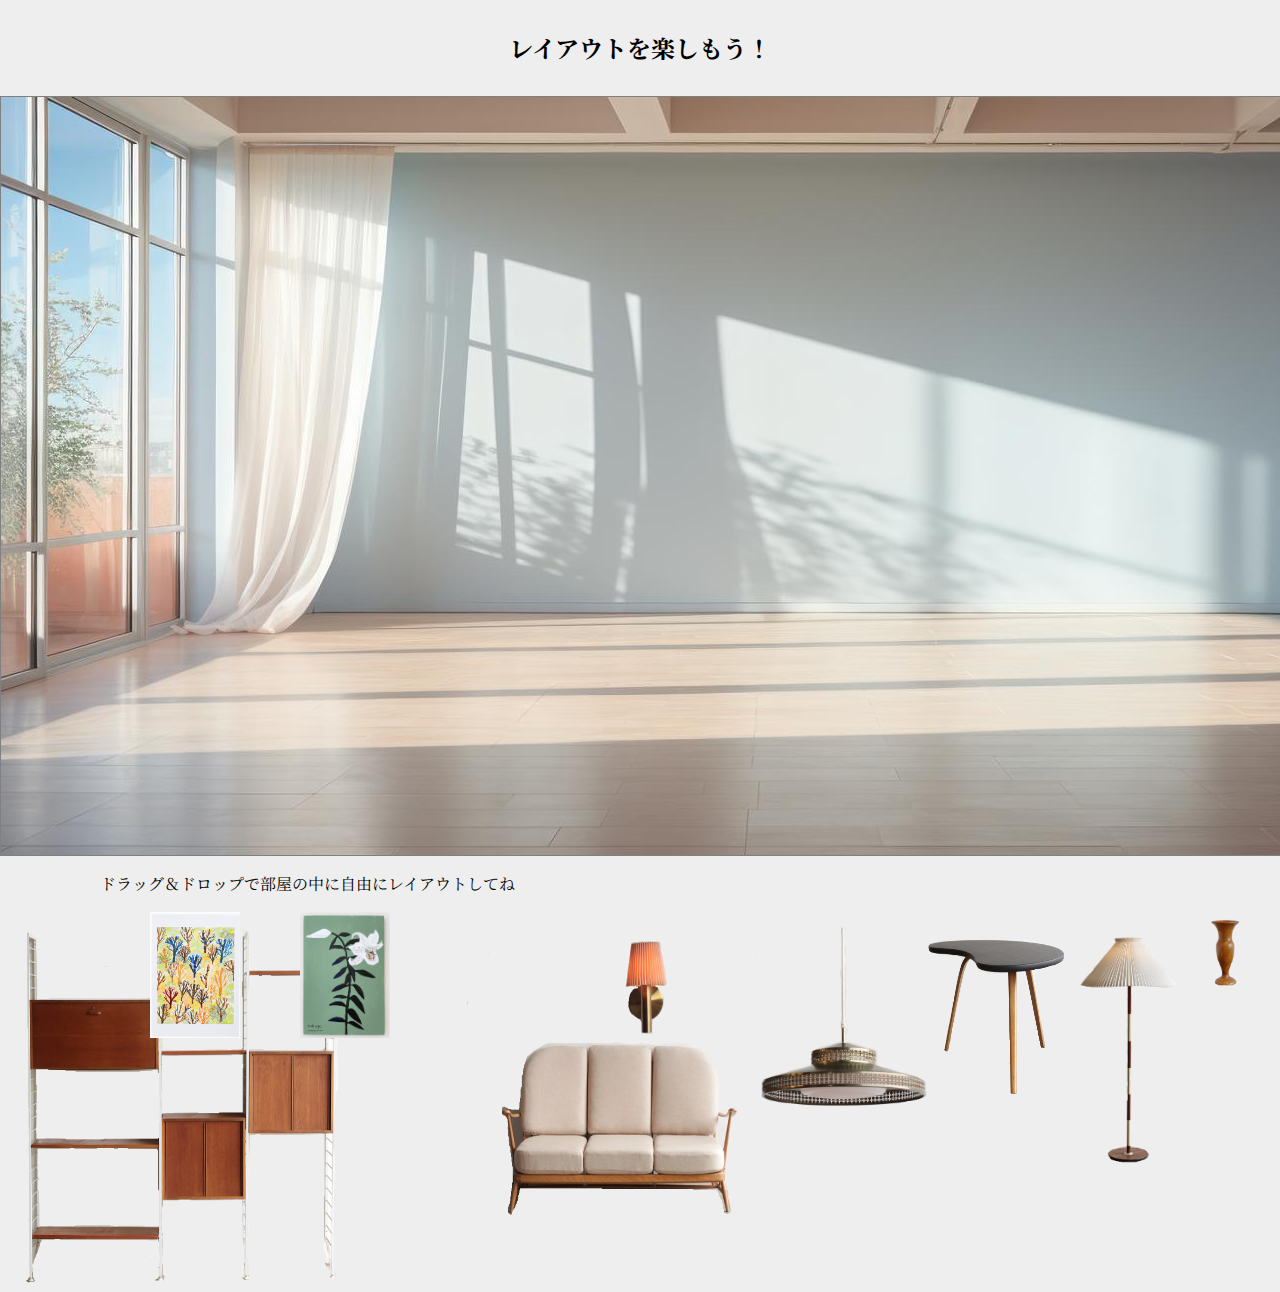
<file: index.html>
<!DOCTYPE html>
<html lang="ja">
    <head>
        <meta charset="UTF-8" />
        <meta http-equiv="X-UA-Compatible" content="IE=edge" />
        <title>Interior Cordinate</title>
        <!-- google fonts -->
        <link rel="preconnect" href="https://fonts.googleapis.com" />
        <link rel="preconnect" href="https://fonts.gstatic.com" crossorigin />
        <link
            href="https://fonts.googleapis.com/css2?family=Noto+Serif+JP:wght@400;700&display=swap"
            rel="stylesheet"
        />
        <link rel="stylesheet" href="./assets/css/sanitize.css" />
        <link rel="stylesheet" href="./assets/css/style.css" />
        <!-- favicon -->
        <link
            rel="apple-touch-icon"
            sizes="180x180"
            href="./assets/favicon/apple-touch-icon.png"
        />
        <link
            rel="icon"
            type="image/png"
            sizes="32x32"
            href="./assets/favicon/favicon-32x32.png"
        />
        <link
            rel="icon"
            type="image/png"
            sizes="16x16"
            href="./assets/favicon/favicon-16x16.png"
        />
        <link rel="manifest" href="./assets/favicon/site.webmanifest" />
        <link
            rel="mask-icon"
            href="./assets/favicon/safari-pinned-tab.svg"
            color="#5bbad5"
        />
        <meta name="msapplication-TileColor" content="#da532c" />
        <meta name="theme-color" content="#ffffff" />
    </head>
    <body>
        <header class="interior">
            <h2>レイアウトを楽しもう！</h2>
        </header>
        <!-- 部屋の画像 -->
        <main>
            <div id="roomRegion">
                <canvas id="roomPlate"></canvas>
            </div>
            <div class="stockRegion">
                <p>ドラッグ＆ドロップで部屋の中に自由にレイアウトしてね</p>
                <img
                    src="assets/images/cabinet.png"
                    width="350"
                    height="380"
                    id="cabinet"
                    class="items"
                />
                <img
                    src="assets/images/picture.png"
                    width="90"
                    height="126"
                    id="picture"
                    class="items"
                />
                <img
                    src="assets/images/picture2.png"
                    width="90"
                    height="126"
                    id="picture2"
                    class="items"
                />
                <img
                    src="assets/images/sofa.png"
                    width="350"
                    height="350"
                    id="sofa"
                    class="items"
                />
                <img
                    src="assets/images/walllamp.png"
                    width="100"
                    height="150"
                    id="walllamp"
                    class="items"
                />
                <img
                    src="assets/images/pendantlamp.png"
                    width="200"
                    height="200"
                    id="pendantlamp"
                    class="items"
                />
                <img
                    src="assets/images/table.png"
                    width="200"
                    height="200"
                    id="table"
                    class="items"
                />
                <img
                    src="assets/images/floorlamp.png"
                    width="150"
                    height="280"
                    id="floorlamp"
                    class="items"
                />
                <img
                    src="assets/images/vase.png"
                    width="50"
                    height="80"
                    id="vase"
                    class="items"
                />
                <img
                    src="assets/images/mobile.png"
                    width="250"
                    id="mobile"
                    class="items"
                />

                <img
                    src="assets/images/fregrance.png"
                    width="45"
                    height="65"
                    id="fregrance"
                    class="items"
                />
                <img
                    src="assets/images/books.png"
                    width="75"
                    height="75"
                    id="books"
                    class="items"
                />
                <img
                    src="assets/images/boxes.png"
                    width="60"
                    height="80"
                    id="boxes"
                    class="items"
                />
                <img
                    src="assets/images/cushion.png"
                    width="180"
                    height="150"
                    id="cushion"
                    class="items"
                />
                <img
                    src="assets/images/dog.png"
                    width="180"
                    height="100"
                    id="dog"
                    class="items"
                />
            </div>
        </main>
        <script src="./assets/js/app.js"></script>
    </body>
</html>
</file>
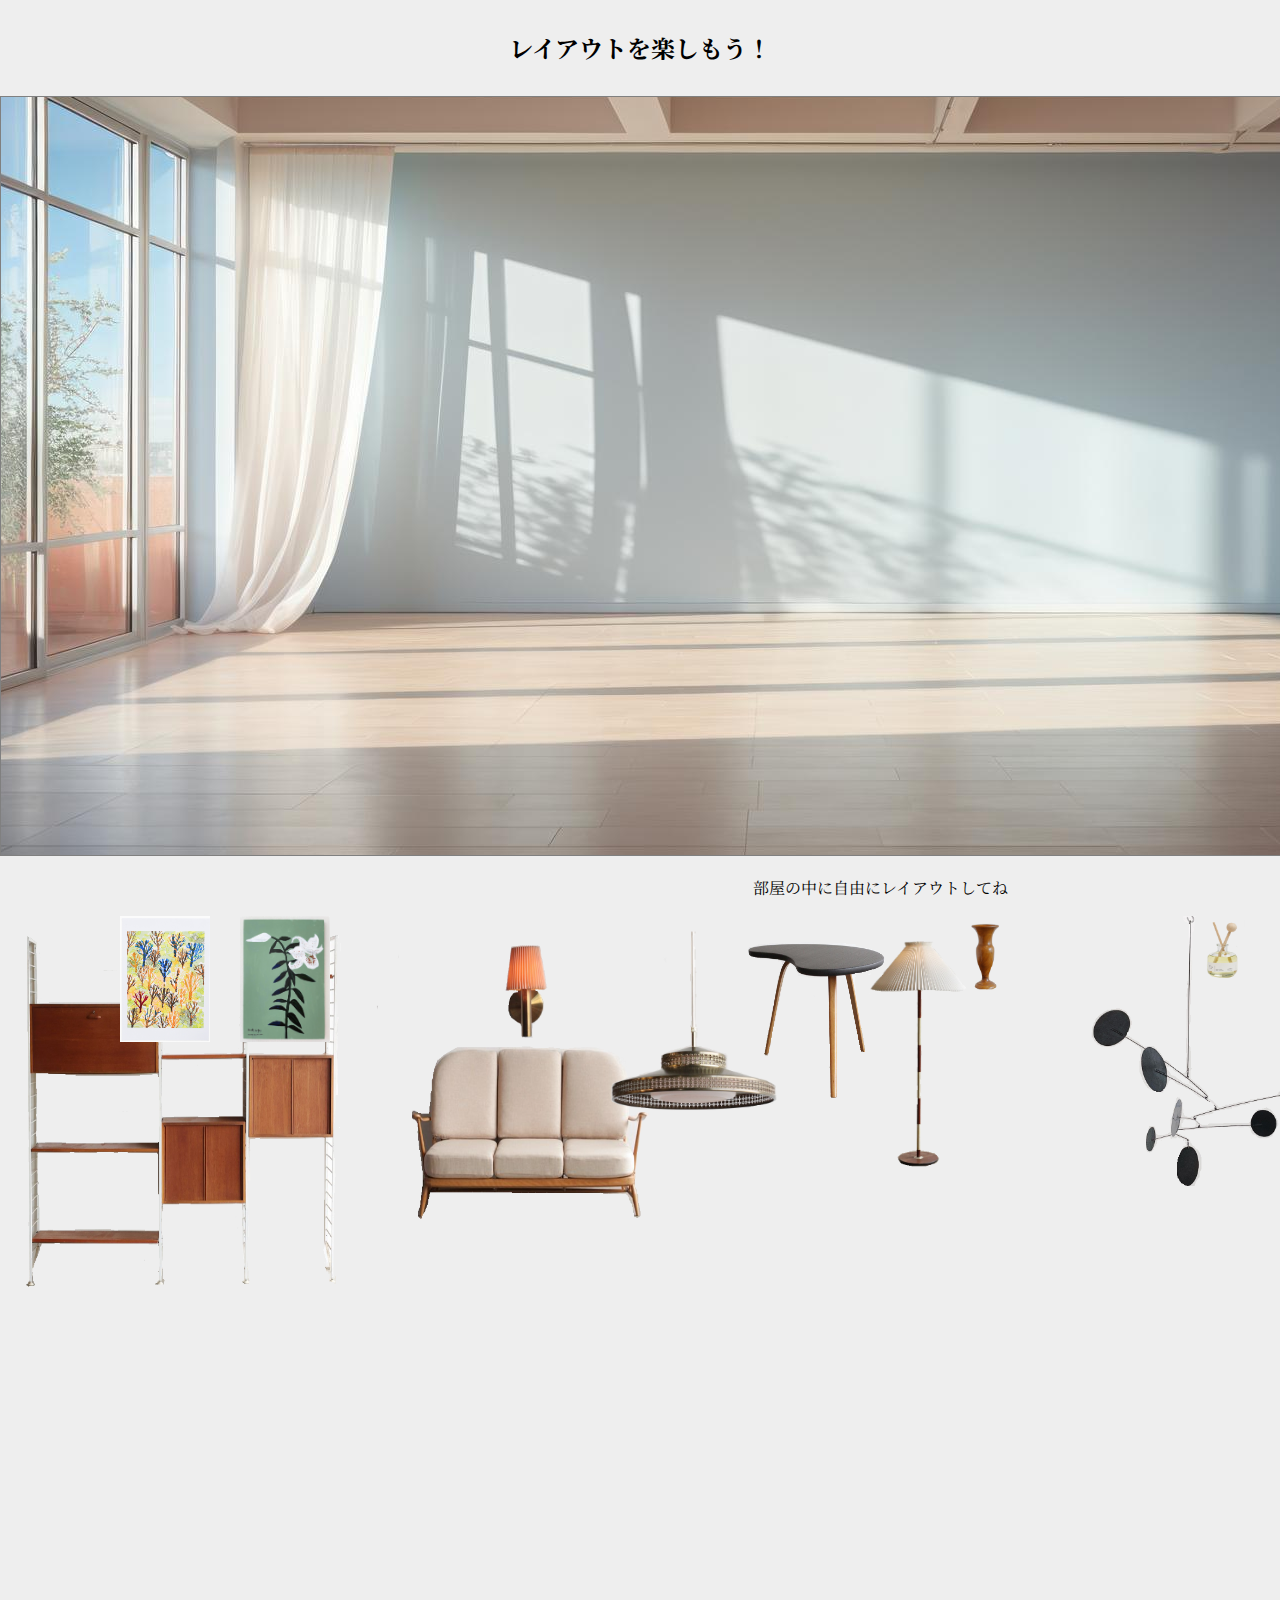
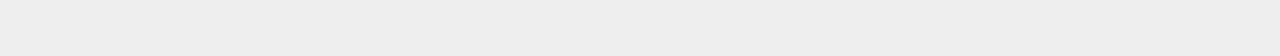
<file: public_html/index.html>
<!DOCTYPE html>
<html lang="ja">
    <head>
        <meta charset="UTF-8" />
        <meta http-equiv="X-UA-Compatible" content="IE=edge" />
        <title>Interior Cordinate</title>
        <!-- google fonts -->
        <link rel="preconnect" href="https://fonts.googleapis.com" />
        <link rel="preconnect" href="https://fonts.gstatic.com" crossorigin />
        <link
            href="https://fonts.googleapis.com/css2?family=Noto+Serif+JP:wght@400;700&display=swap"
            rel="stylesheet"
            />
        <link rel="stylesheet" href="./assets/css/sanitize.css" />
        <link rel="stylesheet" href="./assets/css/style.css" />
    </head>
    <body>
        <header class="interior">
            <h2>レイアウトを楽しもう！</h2>
        </header>
        <!-- 部屋の画像 -->
        <main>
            <div id="roomRegion">
                <canvas id="roomPlate"></canvas>
            </div>
            <div class="stockRegion">
                <p>部屋の中に自由にレイアウトしてね</p>
                <img
                    src="assets/images/cabinet.png"
                    width="350"
                    height="380"
                    id="cabinet"
                    class="items"
                    />
                <img
                    src="assets/images/picture.png"
                    width="90"
                    height="126"
                    id="picture"
                    class="items"
                    />
                <img
                    src="assets/images/picture2.png"
                    width="90"
                    height="126"
                    id="picture2"
                    class="items"
                    />
                <img
                    src="assets/images/sofa.png"
                    width="350"
                    height="350"
                    id="sofa"
                    class="items"
                    />
                <img
                    src="assets/images/walllamp.png"
                    width="100"
                    height="150"
                    id="walllamp"
                    class="items"
                    />
                <img
                    src="assets/images/pendantlamp.png"
                    width="200"
                    height="200"
                    id="pendantlamp"
                    class="items"
                    />
                <img
                    src="assets/images/table.png"
                    width="200"
                    height="200"
                    id="table"
                    class="items"
                    />
                <img
                    src="assets/images/floorlamp.png"
                    width="150"
                    height="280"
                    id="floorlamp"
                    class="items"
                    />
                <img
                    src="assets/images/vase.png"
                    width="50"
                    height="80"
                    id="vase"
                    class="items"
                    />
                <img
                    src="assets/images/mobile.png"
                    width="250"
                    id="mobile"
                    class="items"
                    />

                <img
                    src="assets/images/fregrance.png"
                    width="45"
                    height="65"
                    id="fregrance"
                    class="items"
                    />
                <img
                    src="assets/images/books.png"
                    width="75"
                    height="75"
                    id="books"
                    class="items"
                    />
                <img
                    src="assets/images/boxes.png"
                    width="60"
                    height="80"
                    id="boxes"
                    class="items"
                    />
                <img
                    src="assets/images/cushion.png"
                    width="180"
                    height="150"
                    id="cushion"
                    class="items"
                    />
                <img
                    src="assets/images/dog.png"
                    width="180"
                    height="100"
                    id="dog"
                    class="items"
                    />
            </div>
        </main>
        <script src="./assets/js/app.js"></script>
    </body>
</html>
</file>
<file: assets/css/sanitize.css>
/* Document
 * ========================================================================== */

/**
 * Add border box sizing in all browsers (opinionated).
 */

*,
::before,
::after {
  box-sizing: border-box;
}

/**
 * 1. Add text decoration inheritance in all browsers (opinionated).
 * 2. Add vertical alignment inheritance in all browsers (opinionated).
 */

::before,
::after {
  text-decoration: inherit; /* 1 */
  vertical-align: inherit; /* 2 */
}

/**
 * 1. Use the default cursor in all browsers (opinionated).
 * 2. Change the line height in all browsers (opinionated).
 * 3. Use a 4-space tab width in all browsers (opinionated).
 * 4. Remove the grey highlight on links in iOS (opinionated).
 * 5. Prevent adjustments of font size after orientation changes in
 *    IE on Windows Phone and in iOS.
 * 6. Breaks words to prevent overflow in all browsers (opinionated).
 */

html {
  cursor: default; /* 1 */
  line-height: 1.5; /* 2 */
  -moz-tab-size: 4; /* 3 */
  tab-size: 4; /* 3 */
  -webkit-tap-highlight-color: transparent /* 4 */;
  -ms-text-size-adjust: 100%; /* 5 */
  -webkit-text-size-adjust: 100%; /* 5 */
  word-break: break-word; /* 6 */
}

/* Sections
 * ========================================================================== */

/**
 * Remove the margin in all browsers (opinionated).
 */

body {
  margin: 0;
}

/**
 * Correct the font size and margin on `h1` elements within `section` and
 * `article` contexts in Chrome, Edge, Firefox, and Safari.
 */

h1 {
  font-size: 2em;
  margin: 0.67em 0;
}

/* Grouping content
 * ========================================================================== */

/**
 * Remove the margin on nested lists in Chrome, Edge, IE, and Safari.
 */

dl dl,
dl ol,
dl ul,
ol dl,
ul dl {
  margin: 0;
}

/**
 * Remove the margin on nested lists in Edge 18- and IE.
 */

ol ol,
ol ul,
ul ol,
ul ul {
  margin: 0;
}

/**
 * 1. Add the correct sizing in Firefox.
 * 2. Show the overflow in Edge 18- and IE.
 */

hr {
  height: 0; /* 1 */
  overflow: visible; /* 2 */
}

/**
 * Add the correct display in IE.
 */

main {
  display: block;
}

/**
 * Remove the list style on navigation lists in all browsers (opinionated).
 */

nav ol,
nav ul {
  list-style: none;
  padding: 0;
}

/**
 * 1. Correct the inheritance and scaling of font size in all browsers.
 * 2. Correct the odd `em` font sizing in all browsers.
 */

pre {
  font-family: monospace, monospace; /* 1 */
  font-size: 1em; /* 2 */
}

/* Text-level semantics
 * ========================================================================== */

/**
 * Remove the gray background on active links in IE 10.
 */

a {
  background-color: transparent;
}

/**
 * Add the correct text decoration in Edge 18-, IE, and Safari.
 */

abbr[title] {
  text-decoration: underline;
  text-decoration: underline dotted;
}

/**
 * Add the correct font weight in Chrome, Edge, and Safari.
 */

b,
strong {
  font-weight: bolder;
}

/**
 * 1. Correct the inheritance and scaling of font size in all browsers.
 * 2. Correct the odd `em` font sizing in all browsers.
 */

code,
kbd,
samp {
  font-family: monospace, monospace; /* 1 */
  font-size: 1em; /* 2 */
}

/**
 * Add the correct font size in all browsers.
 */

small {
  font-size: 80%;
}

/* Embedded content
 * ========================================================================== */

/*
 * Change the alignment on media elements in all browsers (opinionated).
 */

audio,
canvas,
iframe,
img,
svg,
video {
  vertical-align: middle;
}

/**
 * Add the correct display in IE 9-.
 */

audio,
video {
  display: inline-block;
}

/**
 * Add the correct display in iOS 4-7.
 */

audio:not([controls]) {
  display: none;
  height: 0;
}

/**
 * Remove the border on iframes in all browsers (opinionated).
 */

iframe {
  border-style: none;
}

/**
 * Remove the border on images within links in IE 10-.
 */

img {
  border-style: none;
}

/**
 * Change the fill color to match the text color in all browsers (opinionated).
 */

svg:not([fill]) {
  fill: currentColor;
}

/**
 * Hide the overflow in IE.
 */

svg:not(:root) {
  overflow: hidden;
}

/* Tabular data
 * ========================================================================== */

/**
 * Collapse border spacing in all browsers (opinionated).
 */

table {
  border-collapse: collapse;
}

/* Forms
 * ========================================================================== */

/**
 * Remove the margin on controls in Safari.
 */

button,
input,
select {
  margin: 0;
}

/**
 * 1. Show the overflow in IE.
 * 2. Remove the inheritance of text transform in Edge 18-, Firefox, and IE.
 */

button {
  overflow: visible; /* 1 */
  text-transform: none; /* 2 */
}

/**
 * Correct the inability to style buttons in iOS and Safari.
 */

button,
[type="button"],
[type="reset"],
[type="submit"] {
  -webkit-appearance: button;
}

/**
 * 1. Change the inconsistent appearance in all browsers (opinionated).
 * 2. Correct the padding in Firefox.
 */

fieldset {
  border: 1px solid #a0a0a0; /* 1 */
  padding: 0.35em 0.75em 0.625em; /* 2 */
}

/**
 * Show the overflow in Edge 18- and IE.
 */

input {
  overflow: visible;
}

/**
 * 1. Correct the text wrapping in Edge 18- and IE.
 * 2. Correct the color inheritance from `fieldset` elements in IE.
 */

legend {
  color: inherit; /* 2 */
  display: table; /* 1 */
  max-width: 100%; /* 1 */
  white-space: normal; /* 1 */
}

/**
 * 1. Add the correct display in Edge 18- and IE.
 * 2. Add the correct vertical alignment in Chrome, Edge, and Firefox.
 */

progress {
  display: inline-block; /* 1 */
  vertical-align: baseline; /* 2 */
}

/**
 * Remove the inheritance of text transform in Firefox.
 */

select {
  text-transform: none;
}

/**
 * 1. Remove the margin in Firefox and Safari.
 * 2. Remove the default vertical scrollbar in IE.
 * 3. Change the resize direction in all browsers (opinionated).
 */

textarea {
  margin: 0; /* 1 */
  overflow: auto; /* 2 */
  resize: vertical; /* 3 */
}

/**
 * Remove the padding in IE 10-.
 */

[type="checkbox"],
[type="radio"] {
  padding: 0;
}

/**
 * 1. Correct the odd appearance in Chrome, Edge, and Safari.
 * 2. Correct the outline style in Safari.
 */

[type="search"] {
  -webkit-appearance: textfield; /* 1 */
  outline-offset: -2px; /* 2 */
}

/**
 * Correct the cursor style of increment and decrement buttons in Safari.
 */

::-webkit-inner-spin-button,
::-webkit-outer-spin-button {
  height: auto;
}

/**
 * Correct the text style of placeholders in Chrome, Edge, and Safari.
 */

::-webkit-input-placeholder {
  color: inherit;
  opacity: 0.54;
}

/**
 * Remove the inner padding in Chrome, Edge, and Safari on macOS.
 */

::-webkit-search-decoration {
  -webkit-appearance: none;
}

/**
 * 1. Correct the inability to style upload buttons in iOS and Safari.
 * 2. Change font properties to `inherit` in Safari.
 */

::-webkit-file-upload-button {
  -webkit-appearance: button; /* 1 */
  font: inherit; /* 2 */
}

/**
 * Remove the inner border and padding of focus outlines in Firefox.
 */

::-moz-focus-inner {
  border-style: none;
  padding: 0;
}

/**
 * Restore the focus outline styles unset by the previous rule in Firefox.
 */

:-moz-focusring {
  outline: 1px dotted ButtonText;
}

/**
 * Remove the additional :invalid styles in Firefox.
 */

:-moz-ui-invalid {
  box-shadow: none;
}

/* Interactive
 * ========================================================================== */

/*
 * Add the correct display in Edge 18- and IE.
 */

details {
  display: block;
}

/*
 * Add the correct styles in Edge 18-, IE, and Safari.
 */

dialog {
  background-color: white;
  border: solid;
  color: black;
  display: block;
  height: -moz-fit-content;
  height: -webkit-fit-content;
  height: fit-content;
  left: 0;
  margin: auto;
  padding: 1em;
  position: absolute;
  right: 0;
  width: -moz-fit-content;
  width: -webkit-fit-content;
  width: fit-content;
}

dialog:not([open]) {
  display: none;
}

/*
 * Add the correct display in all browsers.
 */

summary {
  display: list-item;
}

/* Scripting
 * ========================================================================== */

/**
 * Add the correct display in IE 9-.
 */

canvas {
  display: inline-block;
}

/**
 * Add the correct display in IE.
 */

template {
  display: none;
}

/* User interaction
 * ========================================================================== */

/*
 * 1. Remove the tapping delay in IE 10.
 * 2. Remove the tapping delay on clickable elements
      in all browsers (opinionated).
 */

a,
area,
button,
input,
label,
select,
summary,
textarea,
[tabindex] {
  -ms-touch-action: manipulation; /* 1 */
  touch-action: manipulation; /* 2 */
}

/**
 * Add the correct display in IE 10-.
 */

[hidden] {
  display: none;
}

/* Accessibility
 * ========================================================================== */

/**
 * Change the cursor on busy elements in all browsers (opinionated).
 */

[aria-busy="true"] {
  cursor: progress;
}

/*
 * Change the cursor on control elements in all browsers (opinionated).
 */

[aria-controls] {
  cursor: pointer;
}

/*
 * Change the cursor on disabled, not-editable, or otherwise
 * inoperable elements in all browsers (opinionated).
 */

[aria-disabled="true"],
[disabled] {
  cursor: not-allowed;
}

/*
 * Change the display on visually hidden accessible elements
 * in all browsers (opinionated).
 */

[aria-hidden="false"][hidden] {
  display: initial;
}

[aria-hidden="false"][hidden]:not(:focus) {
  clip: rect(0, 0, 0, 0);
  position: absolute;
}
</file>
<file: assets/css/style.css>
body {
    font-family: 'Noto Serif JP', 'Helvetica Neue', 'Helvetica', 'Hiragino Sans',
        'Hiragino Kaku Gothic ProN', 'Arial', 'Yu Gothic', 'Meiryo', sans-serif;
    font: 15px;
    background: #eee;
}
/* header {
} */
.menu {
    width: 300px;
    margin: auto;
}
.menu li {
    padding: 10px;
    font-weight: bold;
    font-size: 20px;
}
.interior {
    margin: 10px;
    display: flex;
    align-items: center;
    justify-content: center;
}
#roomRegion {
    padding: 0;
    margin: 0 auto;
    width: 1560px;
    height: 760px;
    background-image: url(../images/room1_large.jpg);
    background-repeat: no-repeat;
    background-position: center center;
    position: relative;
}
#roomPlate {
    border: 0.5px solid gray;
    width: 1560px;
    height: 760px;
}
.stockRegion {
    padding: 0;
    /*margin:0 auto;*/
    margin: 0 0 0 100px;
}
.items {
    cursor: move;
    position: absolute;
    z-index: 1000;
}
</file>
<file: public_html/assets/css/sanitize.css>
/* Document
 * ========================================================================== */

/**
 * Add border box sizing in all browsers (opinionated).
 */

*,
::before,
::after {
  box-sizing: border-box;
}

/**
 * 1. Add text decoration inheritance in all browsers (opinionated).
 * 2. Add vertical alignment inheritance in all browsers (opinionated).
 */

::before,
::after {
  text-decoration: inherit; /* 1 */
  vertical-align: inherit; /* 2 */
}

/**
 * 1. Use the default cursor in all browsers (opinionated).
 * 2. Change the line height in all browsers (opinionated).
 * 3. Use a 4-space tab width in all browsers (opinionated).
 * 4. Remove the grey highlight on links in iOS (opinionated).
 * 5. Prevent adjustments of font size after orientation changes in
 *    IE on Windows Phone and in iOS.
 * 6. Breaks words to prevent overflow in all browsers (opinionated).
 */

html {
  cursor: default; /* 1 */
  line-height: 1.5; /* 2 */
  -moz-tab-size: 4; /* 3 */
  tab-size: 4; /* 3 */
  -webkit-tap-highlight-color: transparent /* 4 */;
  -ms-text-size-adjust: 100%; /* 5 */
  -webkit-text-size-adjust: 100%; /* 5 */
  word-break: break-word; /* 6 */
}

/* Sections
 * ========================================================================== */

/**
 * Remove the margin in all browsers (opinionated).
 */

body {
  margin: 0;
}

/**
 * Correct the font size and margin on `h1` elements within `section` and
 * `article` contexts in Chrome, Edge, Firefox, and Safari.
 */

h1 {
  font-size: 2em;
  margin: 0.67em 0;
}

/* Grouping content
 * ========================================================================== */

/**
 * Remove the margin on nested lists in Chrome, Edge, IE, and Safari.
 */

dl dl,
dl ol,
dl ul,
ol dl,
ul dl {
  margin: 0;
}

/**
 * Remove the margin on nested lists in Edge 18- and IE.
 */

ol ol,
ol ul,
ul ol,
ul ul {
  margin: 0;
}

/**
 * 1. Add the correct sizing in Firefox.
 * 2. Show the overflow in Edge 18- and IE.
 */

hr {
  height: 0; /* 1 */
  overflow: visible; /* 2 */
}

/**
 * Add the correct display in IE.
 */

main {
  display: block;
}

/**
 * Remove the list style on navigation lists in all browsers (opinionated).
 */

nav ol,
nav ul {
  list-style: none;
  padding: 0;
}

/**
 * 1. Correct the inheritance and scaling of font size in all browsers.
 * 2. Correct the odd `em` font sizing in all browsers.
 */

pre {
  font-family: monospace, monospace; /* 1 */
  font-size: 1em; /* 2 */
}

/* Text-level semantics
 * ========================================================================== */

/**
 * Remove the gray background on active links in IE 10.
 */

a {
  background-color: transparent;
}

/**
 * Add the correct text decoration in Edge 18-, IE, and Safari.
 */

abbr[title] {
  text-decoration: underline;
  text-decoration: underline dotted;
}

/**
 * Add the correct font weight in Chrome, Edge, and Safari.
 */

b,
strong {
  font-weight: bolder;
}

/**
 * 1. Correct the inheritance and scaling of font size in all browsers.
 * 2. Correct the odd `em` font sizing in all browsers.
 */

code,
kbd,
samp {
  font-family: monospace, monospace; /* 1 */
  font-size: 1em; /* 2 */
}

/**
 * Add the correct font size in all browsers.
 */

small {
  font-size: 80%;
}

/* Embedded content
 * ========================================================================== */

/*
 * Change the alignment on media elements in all browsers (opinionated).
 */

audio,
canvas,
iframe,
img,
svg,
video {
  vertical-align: middle;
}

/**
 * Add the correct display in IE 9-.
 */

audio,
video {
  display: inline-block;
}

/**
 * Add the correct display in iOS 4-7.
 */

audio:not([controls]) {
  display: none;
  height: 0;
}

/**
 * Remove the border on iframes in all browsers (opinionated).
 */

iframe {
  border-style: none;
}

/**
 * Remove the border on images within links in IE 10-.
 */

img {
  border-style: none;
}

/**
 * Change the fill color to match the text color in all browsers (opinionated).
 */

svg:not([fill]) {
  fill: currentColor;
}

/**
 * Hide the overflow in IE.
 */

svg:not(:root) {
  overflow: hidden;
}

/* Tabular data
 * ========================================================================== */

/**
 * Collapse border spacing in all browsers (opinionated).
 */

table {
  border-collapse: collapse;
}

/* Forms
 * ========================================================================== */

/**
 * Remove the margin on controls in Safari.
 */

button,
input,
select {
  margin: 0;
}

/**
 * 1. Show the overflow in IE.
 * 2. Remove the inheritance of text transform in Edge 18-, Firefox, and IE.
 */

button {
  overflow: visible; /* 1 */
  text-transform: none; /* 2 */
}

/**
 * Correct the inability to style buttons in iOS and Safari.
 */

button,
[type="button"],
[type="reset"],
[type="submit"] {
  -webkit-appearance: button;
}

/**
 * 1. Change the inconsistent appearance in all browsers (opinionated).
 * 2. Correct the padding in Firefox.
 */

fieldset {
  border: 1px solid #a0a0a0; /* 1 */
  padding: 0.35em 0.75em 0.625em; /* 2 */
}

/**
 * Show the overflow in Edge 18- and IE.
 */

input {
  overflow: visible;
}

/**
 * 1. Correct the text wrapping in Edge 18- and IE.
 * 2. Correct the color inheritance from `fieldset` elements in IE.
 */

legend {
  color: inherit; /* 2 */
  display: table; /* 1 */
  max-width: 100%; /* 1 */
  white-space: normal; /* 1 */
}

/**
 * 1. Add the correct display in Edge 18- and IE.
 * 2. Add the correct vertical alignment in Chrome, Edge, and Firefox.
 */

progress {
  display: inline-block; /* 1 */
  vertical-align: baseline; /* 2 */
}

/**
 * Remove the inheritance of text transform in Firefox.
 */

select {
  text-transform: none;
}

/**
 * 1. Remove the margin in Firefox and Safari.
 * 2. Remove the default vertical scrollbar in IE.
 * 3. Change the resize direction in all browsers (opinionated).
 */

textarea {
  margin: 0; /* 1 */
  overflow: auto; /* 2 */
  resize: vertical; /* 3 */
}

/**
 * Remove the padding in IE 10-.
 */

[type="checkbox"],
[type="radio"] {
  padding: 0;
}

/**
 * 1. Correct the odd appearance in Chrome, Edge, and Safari.
 * 2. Correct the outline style in Safari.
 */

[type="search"] {
  -webkit-appearance: textfield; /* 1 */
  outline-offset: -2px; /* 2 */
}

/**
 * Correct the cursor style of increment and decrement buttons in Safari.
 */

::-webkit-inner-spin-button,
::-webkit-outer-spin-button {
  height: auto;
}

/**
 * Correct the text style of placeholders in Chrome, Edge, and Safari.
 */

::-webkit-input-placeholder {
  color: inherit;
  opacity: 0.54;
}

/**
 * Remove the inner padding in Chrome, Edge, and Safari on macOS.
 */

::-webkit-search-decoration {
  -webkit-appearance: none;
}

/**
 * 1. Correct the inability to style upload buttons in iOS and Safari.
 * 2. Change font properties to `inherit` in Safari.
 */

::-webkit-file-upload-button {
  -webkit-appearance: button; /* 1 */
  font: inherit; /* 2 */
}

/**
 * Remove the inner border and padding of focus outlines in Firefox.
 */

::-moz-focus-inner {
  border-style: none;
  padding: 0;
}

/**
 * Restore the focus outline styles unset by the previous rule in Firefox.
 */

:-moz-focusring {
  outline: 1px dotted ButtonText;
}

/**
 * Remove the additional :invalid styles in Firefox.
 */

:-moz-ui-invalid {
  box-shadow: none;
}

/* Interactive
 * ========================================================================== */

/*
 * Add the correct display in Edge 18- and IE.
 */

details {
  display: block;
}

/*
 * Add the correct styles in Edge 18-, IE, and Safari.
 */

dialog {
  background-color: white;
  border: solid;
  color: black;
  display: block;
  height: -moz-fit-content;
  height: -webkit-fit-content;
  height: fit-content;
  left: 0;
  margin: auto;
  padding: 1em;
  position: absolute;
  right: 0;
  width: -moz-fit-content;
  width: -webkit-fit-content;
  width: fit-content;
}

dialog:not([open]) {
  display: none;
}

/*
 * Add the correct display in all browsers.
 */

summary {
  display: list-item;
}

/* Scripting
 * ========================================================================== */

/**
 * Add the correct display in IE 9-.
 */

canvas {
  display: inline-block;
}

/**
 * Add the correct display in IE.
 */

template {
  display: none;
}

/* User interaction
 * ========================================================================== */

/*
 * 1. Remove the tapping delay in IE 10.
 * 2. Remove the tapping delay on clickable elements
      in all browsers (opinionated).
 */

a,
area,
button,
input,
label,
select,
summary,
textarea,
[tabindex] {
  -ms-touch-action: manipulation; /* 1 */
  touch-action: manipulation; /* 2 */
}

/**
 * Add the correct display in IE 10-.
 */

[hidden] {
  display: none;
}

/* Accessibility
 * ========================================================================== */

/**
 * Change the cursor on busy elements in all browsers (opinionated).
 */

[aria-busy="true"] {
  cursor: progress;
}

/*
 * Change the cursor on control elements in all browsers (opinionated).
 */

[aria-controls] {
  cursor: pointer;
}

/*
 * Change the cursor on disabled, not-editable, or otherwise
 * inoperable elements in all browsers (opinionated).
 */

[aria-disabled="true"],
[disabled] {
  cursor: not-allowed;
}

/*
 * Change the display on visually hidden accessible elements
 * in all browsers (opinionated).
 */

[aria-hidden="false"][hidden] {
  display: initial;
}

[aria-hidden="false"][hidden]:not(:focus) {
  clip: rect(0, 0, 0, 0);
  position: absolute;
}
</file>
<file: public_html/assets/css/style.css>
body {
    font-family: 'Noto Serif JP', 'Helvetica Neue', 'Helvetica', 'Hiragino Sans',
        'Hiragino Kaku Gothic ProN', 'Arial', 'Yu Gothic', 'Meiryo', sans-serif;
    font: 15px;
    background: #eee;
}
/* header {
} */
.menu {
    width: 300px;
    margin: auto;
}
.menu li {
    padding: 10px;
    font-weight: bold;
    font-size: 20px;
}
.interior {
    margin: 10px;
    display: flex;
    align-items: center;
    justify-content: center;
}
#roomRegion {
    padding: 0;
    margin: 0 auto;
    width: 1560px;
    height: 760px;
    background-image: url(../images/room1_large.jpg);
    background-repeat: no-repeat;
    background-position: center center;
    position: relative;
}
#roomPlate {
    border: 0.5px solid gray;
    width: 1560px;
    height: 760px;
}
p{
    /*background-image: url(../images/gold_back.jpg)*/
}
.stockRegion {
    width: 1560px;
    height: 760px;
    margin:20px 100px 20px;
    text-align: center;
}
.items {
    cursor: move;
    position: absolute;
    z-index: 1000;
    margin: 0 auto;
}
</file>
